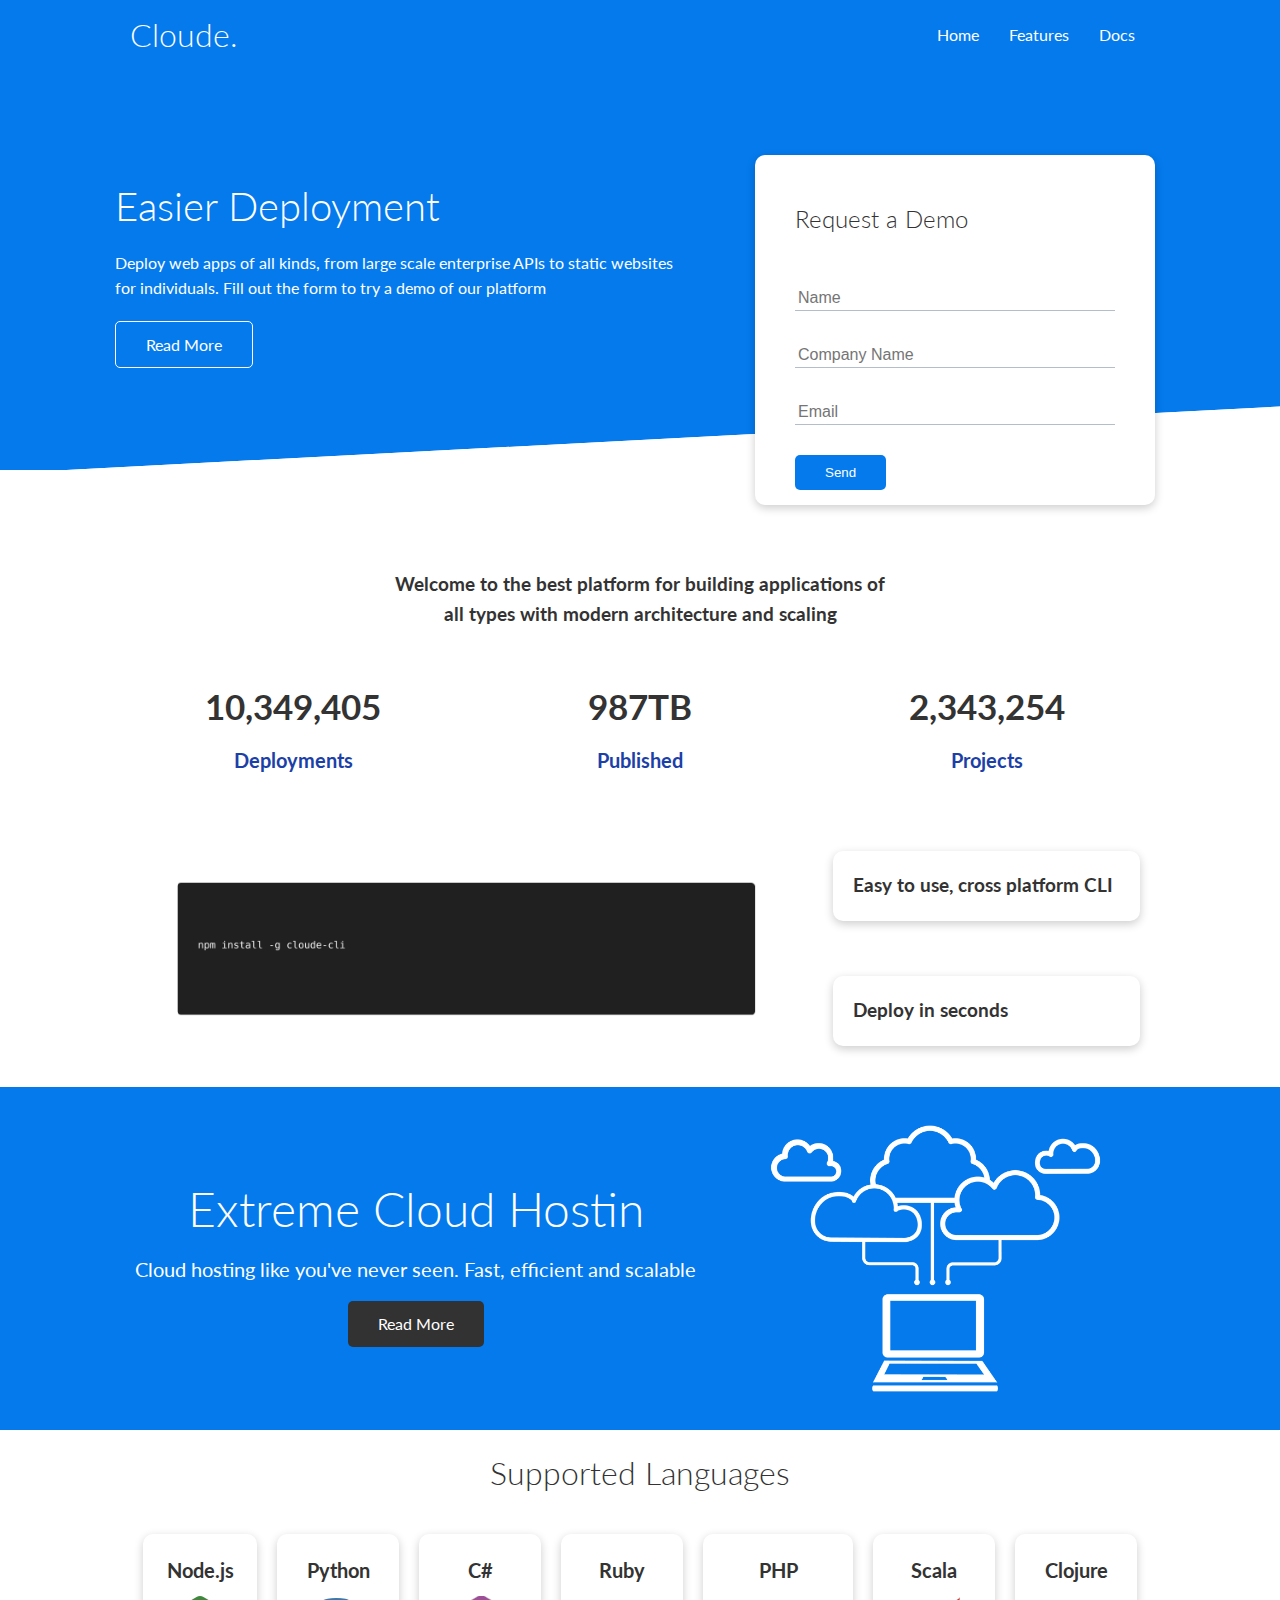
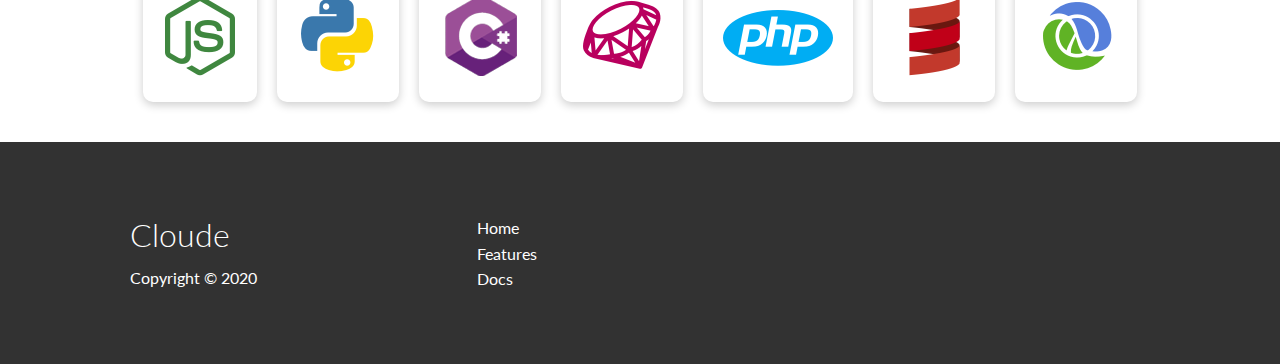
<file: index.html>
<!DOCTYPE html>
<html lang="en">
<head>
    <meta charset="UTF-8">
    <meta name="viewport" content="width=device-width, initial-scale=1.0">
    <link rel="stylesheet" href="https://cdnjs.cloudflare.com/ajax/libs/font-awesome/5.15.1/css/all.min.css" integrity="sha512-+4zCK9k+qNFUR5X+cKL9EIR+ZOhtIloNl9GIKS57V1MyNsYpYcUrUeQc9vNfzsWfV28IaLL3i96P9sdNyeRssA==" crossorigin="anonymous" />
    <link rel="stylesheet" href="css/utilities.css"/>
    <link rel="stylesheet" href="css/style.css"/>
    <title>Cloude | Cloud Hosting Platform </title>
</head>
<body>
    <!-- Navbar -->
    <div class="navbar">
        <div class="container flex">
            <h1 class="logo">Cloude.</h1>
            <nav>
                <ul>
                    <li><a href="index.html">Home</a></li>
                    <li><a href="features.html">Features</a></li>
                    <li><a href="docs.html">Docs</a></li>
                </ul>
            </nav>
        </div>
    </div>

    <!-- Showcase -->
    <section class="showcase">
        <div class="container grid">
            <div class="showcase-text">
                <h1>Easier Deployment</h1>
                <p>Deploy web apps of all kinds, from large scale enterprise APIs to static websites for individuals. Fill out the form to try a demo of our platform</p>
                <a href="features.html" class="btn btn-outline">Read More</a>
            </div>
            <div class="showcase-form card">
                <h2>Request a Demo</h2>
                <form name ="contact" method="POST" netlify-honeypot="bot-field" data-netlify="true">
                    <input type="hidden" name="form-name" value="contact">
                    <p class="hidden">
                        <label>Don’t fill this out if you’re human: <input name="bot-field" /></label>
                    </p>
                    <div class="form-control">
                        <input type="text" name="name" placeholder="Name" required>
                    </div>
                    <div class="form-control">
                        <input type="text" name="company" placeholder="Company Name" required>
                    </div>
                    <div class="form-control">
                        <input type="email" name="email" placeholder="Email" required>
                    </div>
                    <input type="submit" value="Send" class="btn btn-primary">
                </form>
            </div>
        </div>
    </section>

    <!-- Stats -->
    <section class="stats">
        <div class="container">
            <h3 class="stats-heading text-center my-1">
                Welcome to the best platform for building applications of all types with modern architecture and scaling
            </h3>
            <div class="grid grid-3 text-center my-4">
                <div>
                    <i class="fas fa-server fa-3x"></i>
                    <h3>10,349,405</h3>
                    <p class="text-secondary">Deployments</p>                    
                </div>
                <div>
                    <i class="fas fa-upload fa-3x"></i>
                    <h3>987TB</h3>
                    <p class="text-secondary">Published</p>
                </div>
                <div>                    
                    <i class="fas fa-project-diagram fa-3x"></i>
                    <h3>2,343,254</h3>
                    <p class="text-secondary">Projects</p>
                </div>
            </div>
        </div>
    </section>

    <!-- Cli -->
    <section class="cli">
        <div class="container grid">
            <img src="images/cli.png" alt="">
            <div class="card">
                <h3>Easy to use, cross platform CLI</h3>
            </div>
            <div class="card">
                <h3>Deploy in seconds</h3>
            </div>
        </div>
    </section>
    
    <!-- Cloud -->
    <section class="cloud bg-primary my-2 py-2">
        <div class="container grid">
            <div class="text-center">
                <h2 class="lg">Extreme Cloud Hostin</h2>
                <p class="lead my-1">Cloud hosting like you've never seen. Fast, efficient and scalable</p>
                <a href="features.html" class="btn btn-dark">Read More</a>
            </div>
            <img src="images/cloud.png" alt="">
        </div>
    </section>

    <!-- Languages -->
    <section class="languages">
        <h2 class="md text-center my-2">
            Supported Languages
        </h2>
        <div class="container flex">
            <div class="card">
                <h4>Node.js</h4>
                <img src="images/logos/node.png" alt="">
            </div>
            <div class="card">
                <h4>Python</h4>
                <img src="images/logos/python.png" alt="">
            </div>
            <div class="card">
                <h4>C#</h4>
                <img src="images/logos/csharp.png" alt="">
            </div>
            <div class="card">
                <h4>Ruby</h4>
                <img src="images/logos/ruby.png" alt="">
            </div>
            <div class="card">
                <h4>PHP</h4>
                <img src="images/logos/php.png" alt="">
            </div>
            <div class="card">
                <h4>Scala</h4>
                <img src="images/logos/scala.png" alt="">
            </div>
            <div class="card">
                <h4>Clojure</h4>
                <img src="images/logos/clojure.png" alt="">
            </div>
        </div>
    </section>

    <!-- Footer -->
    <footer class="footer bg-dark py-5">
        <div class="container grid grid-3">
            <div>
                <h1>Cloude</h1>
                <p>Copyright &copy; 2020</p>
            </div>
            <nav>
                <ul>
                    <li><a href="index.html">Home</a></li>
                    <li><a href="features.html">Features</a></li>
                    <li><a href="docs.html">Docs</a></li>
                </ul>
            </nav>
            <div class="social">
                <a href="#"><i class="fab fa-github fa-2x"></i></a>
                <a href="#"><i class="fab fa-facebook fa-2x"></i></a>
                <a href="#"><i class="fab fa-instagram fa-2x"></i></a>
                <a href="#"><i class="fab fa-twitter fa-2x"></i></a>
            </div>
        </div>
    </footer>

</body>
</html>
</file>
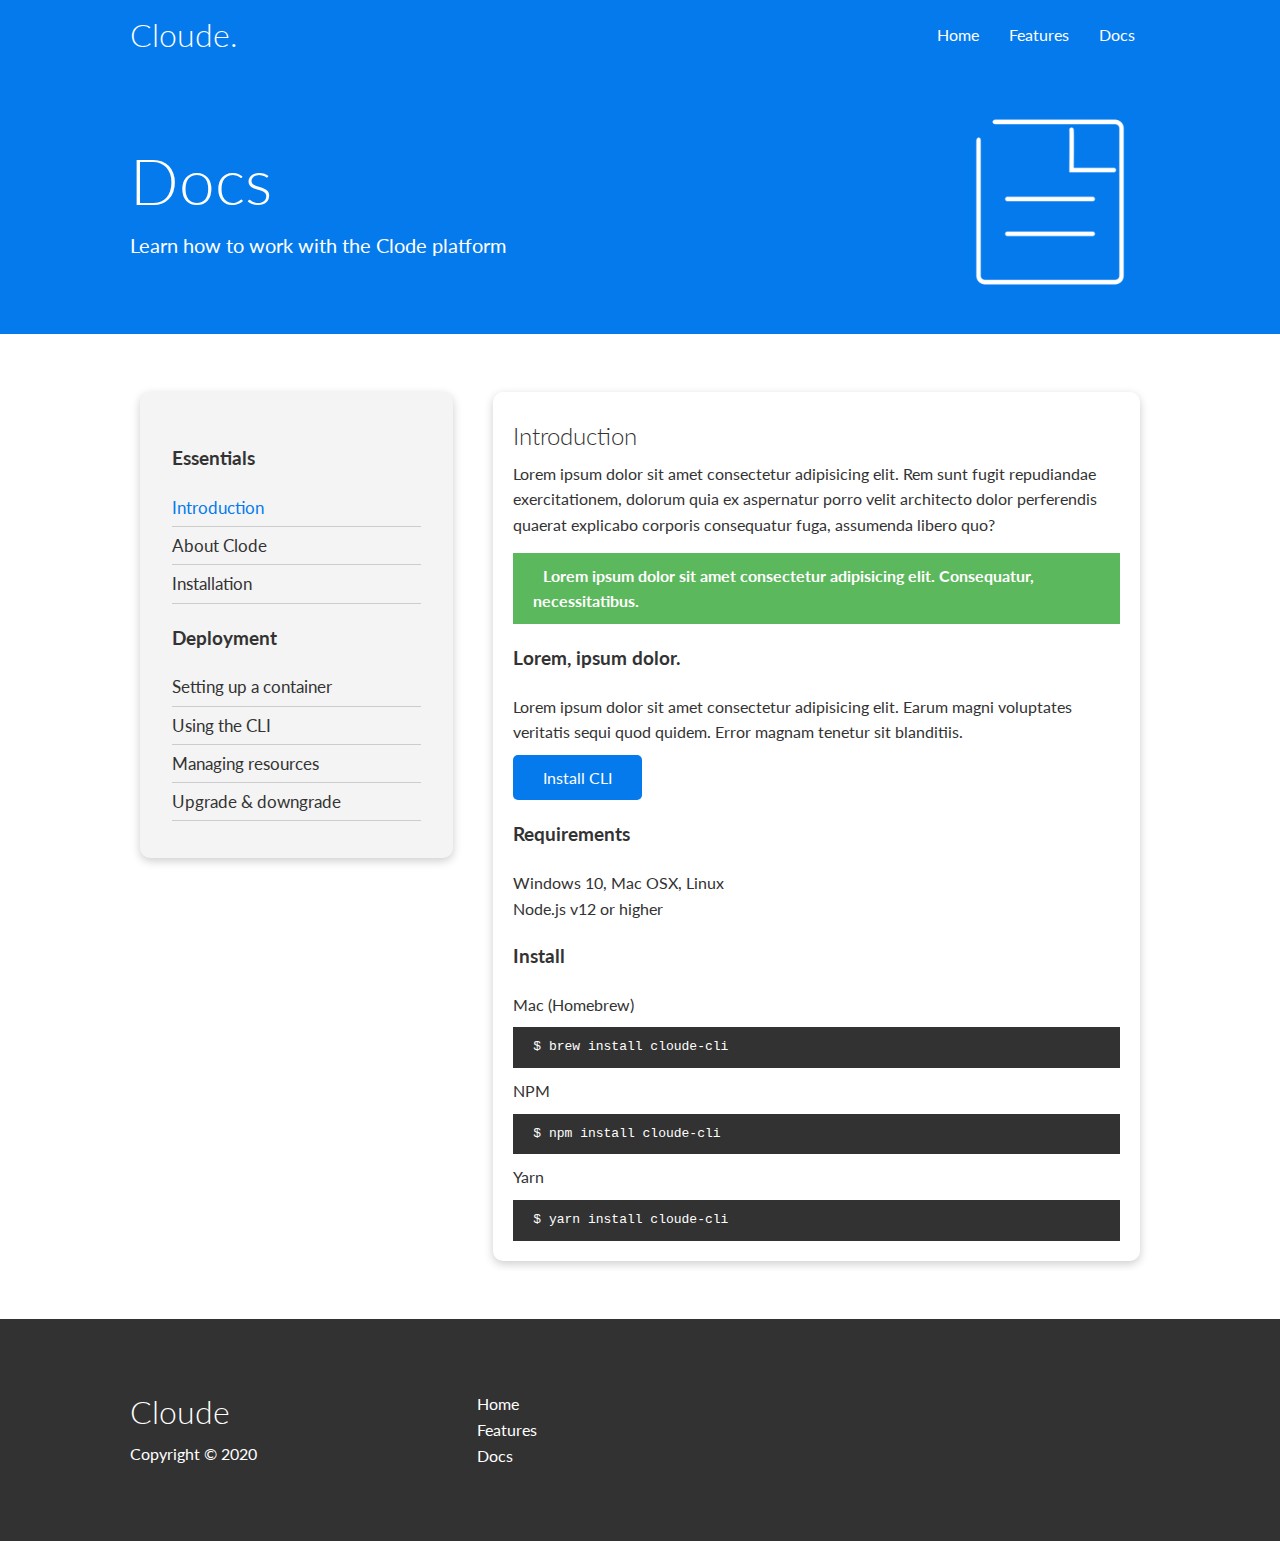
<file: docs.html>
<!DOCTYPE html>
<html lang="en">
<head>
    <meta charset="UTF-8">
    <meta name="viewport" content="width=device-width, initial-scale=1.0">
    <link rel="stylesheet" href="https://cdnjs.cloudflare.com/ajax/libs/font-awesome/5.15.1/css/all.min.css" integrity="sha512-+4zCK9k+qNFUR5X+cKL9EIR+ZOhtIloNl9GIKS57V1MyNsYpYcUrUeQc9vNfzsWfV28IaLL3i96P9sdNyeRssA==" crossorigin="anonymous" />
    <link rel="stylesheet" href="css/utilities.css"/>
    <link rel="stylesheet" href="css/style.css"/>
    <title>Cloude | Cloud Hosting Platform </title>
</head>
<body>
    <!-- Navbar -->
    <div class="navbar">
        <div class="container flex">
            <h1 class="logo">Cloude.</h1>
            <nav>
                <ul>
                    <li><a href="index.html">Home</a></li>
                    <li><a href="features.html">Features</a></li>
                    <li><a href="docs.html">Docs</a></li>
                </ul>
            </nav>
        </div>
    </div>

    <!-- Head -->
    <section class="docs-head bg-primary py-3">
        <div class="container grid">
            <div>
                <h1 class="xl">Docs</h1>
                <p class="lead">Learn how to work with the Clode platform</p>
            </div>
            <img src="images/docs.png" alt="">
        </div>
    </section>

    <!-- Docs main-->
    <section class="docs-main my-4">
        <div class="container grid">
            <div class="card bg-light p-3">
                <h3 class="my-2">Essentials</h3>
                <nav>
                    <ul>
                        <li><a class="text-primary" href="#">Introduction</a></li>
                        <li><a href="#">About Clode</a></li>
                        <li><a href="#">Installation</a></li>
                    </ul>
                </nav>
                <h3 class="my-2">Deployment</h3>
                <nav>
                    <ul>
                        <li><a href="#">Setting up a container</a></li>
                        <li><a href="#">Using the CLI</a></li>
                        <li><a href="#">Managing resources</a></li>
                        <li><a href="#">Upgrade & downgrade</a></li>
                    </ul>
                </nav>
            </div>
            <div class="card">
                <h2>Introduction</h2>
                <p>Lorem ipsum dolor sit amet consectetur adipisicing elit. Rem sunt fugit repudiandae exercitationem, dolorum quia ex aspernatur porro velit architecto dolor perferendis quaerat explicabo corporis consequatur fuga, assumenda libero quo?</p>
                <div class="alert alert-success">
                    <i class="fas fa-info"></i> Lorem ipsum dolor sit amet consectetur adipisicing elit. Consequatur, necessitatibus.
                </div>

                <h3>Lorem, ipsum dolor.</h3>
                <p>Lorem ipsum dolor sit amet consectetur adipisicing elit. Earum magni voluptates veritatis sequi quod quidem. Error magnam tenetur sit blanditiis.</p>
                <a href="#" class="btn btn-primary">Install CLI</a>

                <h3>Requirements</h3>
                <ul>
                    <li>Windows 10, Mac OSX, Linux</li>
                    <li>Node.js v12 or higher</li>
                </ul>

                <h3>Install</h3>
                <p>Mac (Homebrew)</p>
                <pre><code>$ brew install cloude-cli</code></pre>
                <p>NPM</p>
                <pre><code>$ npm install cloude-cli</code></pre>
                <p>Yarn</p>
                <pre><code>$ yarn install cloude-cli</code></pre>

            </div>
        </div>
    </section>

    <!-- Footer -->
    <footer class="footer bg-dark py-5">
        <div class="container grid grid-3">
            <div>
                <h1>Cloude</h1>
                <p>Copyright &copy; 2020</p>
            </div>
            <nav>
                <ul>
                    <li><a href="index.html">Home</a></li>
                    <li><a href="features.html">Features</a></li>
                    <li><a href="docs.html">Docs</a></li>
                </ul>
            </nav>
            <div class="social">
                <a href="#"><i class="fab fa-github fa-2x"></i></a>
                <a href="#"><i class="fab fa-facebook fa-2x"></i></a>
                <a href="#"><i class="fab fa-instagram fa-2x"></i></a>
                <a href="#"><i class="fab fa-twitter fa-2x"></i></a>
            </div>
        </div>
    </footer>

</body>
</html>
</file>
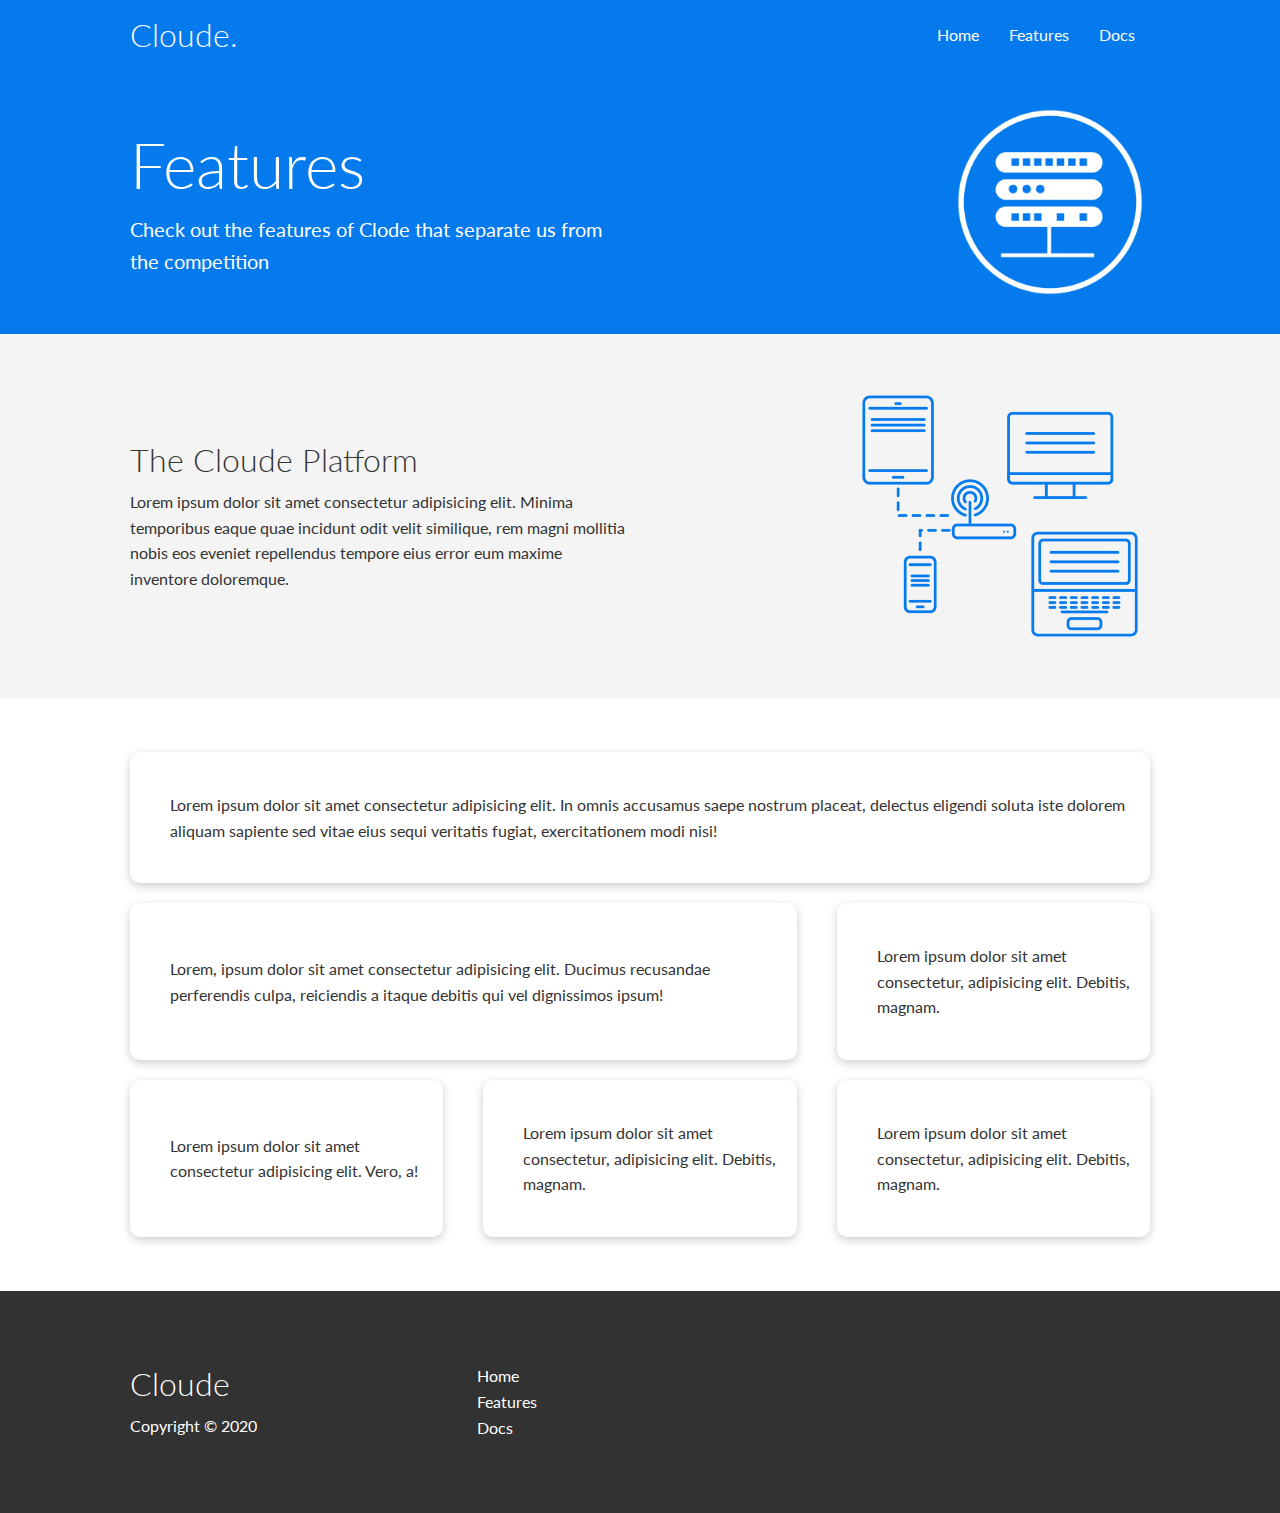
<file: features.html>
<!DOCTYPE html>
<html lang="en">
<head>
    <meta charset="UTF-8">
    <meta name="viewport" content="width=device-width, initial-scale=1.0">
    <link rel="stylesheet" href="https://cdnjs.cloudflare.com/ajax/libs/font-awesome/5.15.1/css/all.min.css" integrity="sha512-+4zCK9k+qNFUR5X+cKL9EIR+ZOhtIloNl9GIKS57V1MyNsYpYcUrUeQc9vNfzsWfV28IaLL3i96P9sdNyeRssA==" crossorigin="anonymous" />
    <link rel="stylesheet" href="css/utilities.css"/>
    <link rel="stylesheet" href="css/style.css"/>
    <title>Cloude | Cloud Hosting Platform </title>
</head>
<body>
    <!-- Navbar -->
    <div class="navbar">
        <div class="container flex">
            <h1 class="logo">Cloude.</h1>
            <nav>
                <ul>
                    <li><a href="index.html">Home</a></li>
                    <li><a href="features.html">Features</a></li>
                    <li><a href="docs.html">Docs</a></li>
                </ul>
            </nav>
        </div>
    </div>

    <!-- Head -->
    <section class="features-head bg-primary py-3">
        <div class="container grid">
            <div>
                <h1 class="xl">Features</h1>
                <p class="lead">Check out the features of Clode that separate us from the competition</p>
            </div>
            <img src="images/server.png" alt="">
        </div>
    </section>

    <!-- Sub head -->
    <section class="features-sub-head bg-light py-3">
        <div class="container grid">
            <div>
                <h1 class="md">The Cloude Platform</h1>
                <p>Lorem ipsum dolor sit amet consectetur adipisicing elit. Minima temporibus eaque quae incidunt odit velit similique, rem magni mollitia nobis eos eveniet repellendus tempore eius error eum maxime inventore doloremque.</p>
            </div>
            <img src="images/server2.png" alt="">
        </div>
    </section>

    <section class="features-main my-2">
        <div class="container grid grid-3">
            <div class="card flex">
                <i class="fas fa-server fa-3x"></i>
                <p>Lorem ipsum dolor sit amet consectetur adipisicing elit. In omnis accusamus saepe nostrum placeat, delectus eligendi soluta iste dolorem aliquam sapiente sed vitae eius sequi veritatis fugiat, exercitationem modi nisi!</p>
            </div>
            <div class="card flex">
                <i class="fas fa-network-wired fa-3x"></i>
                <p>
                    Lorem, ipsum dolor sit amet consectetur adipisicing elit. Ducimus
                    recusandae perferendis culpa, reiciendis a itaque debitis qui vel
                    dignissimos ipsum!
                </p>
            </div>
            <div class="card flex">
                <i class="fas fa-laptop-code fa-3x"></i>
                <p>
                    Lorem ipsum dolor sit amet consectetur, adipisicing elit. Debitis,
                    magnam.
                </p>
            </div>
            <div class="card flex">
                <i class="fas fa-database fa-3x"></i>
                <p>
                    Lorem ipsum dolor sit amet consectetur adipisicing elit. Vero, a!
                </p>
            </div>
            <div class="card flex">
                <i class="fas fa-power-off fa-3x"></i>
                <p>
                    Lorem ipsum dolor sit amet consectetur, adipisicing elit. Debitis,
                    magnam.
                </p>
            </div>
            <div class="card flex">
                <i class="fas fa-upload fa-3x"></i>
                <p>
                    Lorem ipsum dolor sit amet consectetur, adipisicing elit. Debitis,
                    magnam.
                </p>
            </div>
        </div>
    </section>

    <!-- Footer -->
    <footer class="footer bg-dark py-5">
        <div class="container grid grid-3">
            <div>
                <h1>Cloude</h1>
                <p>Copyright &copy; 2020</p>
            </div>
            <nav>
                <ul>
                    <li><a href="index.html">Home</a></li>
                    <li><a href="features.html">Features</a></li>
                    <li><a href="docs.html">Docs</a></li>
                </ul>
            </nav>
            <div class="social">
                <a href="#"><i class="fab fa-github fa-2x"></i></a>
                <a href="#"><i class="fab fa-facebook fa-2x"></i></a>
                <a href="#"><i class="fab fa-instagram fa-2x"></i></a>
                <a href="#"><i class="fab fa-twitter fa-2x"></i></a>
            </div>
        </div>
    </footer>

</body>
</html>
</file>
<file: css/utilities.css>
.container {
    max-width: 1100px;
    margin: 0 auto;
    overflow: auto;
    padding: 0 40px;
}

.card {
    background-color: #fff;
    color: #333;
    border-radius: 10px;
    box-shadow: 0 3px 10px rgba(0,0,0,0.2);
    padding: 20px;
    margin: 10px;
}

.btn {
    display: inline-block;
    padding: 10px 30px;
    cursor: pointer;
    background: var(--primary-color);
    color: #fff;
    border: none;
    border-radius: 5px;;
}

.btn-outline {
    background-color: transparent;
    border: 1px #fff solid;
}

.btn:hover {
    transform: scale(0.98);
}

/* Background & colored buttons*/
.bg-primary, .btn-primary{
    background-color: var(--primary-color);
    color: #fff;
}
.bg-secondary, .btn-secondary{
    background-color: var(--secondary-color);
    color: #fff;
}
.bg-dark, .btn-dark{
    background-color: var(--dark-color);
    color: #fff;
}
.bg-light, .btn-light{
    background-color: var(--light-color);
    color: #333;
}

.bg-primary a, .btn-primary a,
.bg-secondary a, .btn-secondary a,
.bg-dark a, .btn-dark a {
    color: #fff;
}

/* Text colors */
.text-primary{
    color: var(--primary-color);    
}
.text-secondary{
    color: var(--secondary-color);    
}
.text-dark{
    color: var(--dark-color);    
}
.text-light{
    color: var(--light-color);
}


/* Text sizes*/
.lead {
    font-size:20px;
}

.sm {
    font-size: 1rem;
}

.md {
    font-size: 2rem;
}

.lg {
    font-size: 3rem;
}

.xl {
    font-size: 4rem;
}

.text-center {
    text-align: center;
}

/* Alert */
.alert {
    background-color: var(--light-color);
    padding: 10px 20px;
    font-weight: bold;
    margin: 15px 0;
}

.alert i {
    margin-right: 10px;
}

.alert-success {
    background-color: var(--success-color);
    color: #fff;
}

.alert-error {
    background-color: var(--error-color);
    color: #fff;
}

.flex {
    display: flex;
    justify-content: center;
    align-items: center;
    height: 100%;
}

.grid {
    display: grid;
    grid-template-columns: repeat(2, 1fr);
    gap: 20px;
    justify-content: center;
    align-items: center;
    height: 100%;
}

.grid-3 {
    grid-template-columns: repeat(3,1fr);
}

/* Margin */
.my-1 {
    margin: 1rem 0;
}

.my-2 {
    margin: 1.5rem 0;
}

.my-3 {
    margin: 2rem 0;
}

.my-4 {
    margin: 3rem 0;
}

.my-5 {
    margin: 4rem 0;
}
.m-1 {
    margin: 1rem;
}

.m-2 {
    margin: 1.5rem;
}

.m-3 {
    margin: 2rem;
}

.m-4 {
    margin: 3rem;
}

.m-5 {
    margin: 4rem;
}
/* Padding */
.py-1 {
    padding: 1rem 0;
}

.py-2 {
    padding: 1.5rem 0;
}
  
.py-3 {
    padding: 2rem 0;
}
  
.py-4 {
    padding: 3rem 0;
}
  
.py-5 {
    padding: 4rem 0;
}
  
.p-1 {
    padding: 1rem;
}
  
.p-2 {
    padding: 1.5rem;
}
  
.p-3 {
    padding: 2rem;
}
  
.p-4 {
    padding: 3rem;
}
  
.p-5 {
    padding: 4rem;
}
</file>
<file: css/style.css>
@import url('https://fonts.googleapis.com/css2?family=Lato:wght@300&display=swap');

:root {
    --primary-color: #047aed;
    --secondary-color: #1c3fa8;
    --dark-color: #323232;
    --light-color: #f4f4f4;
    --success-color: #5cb85c;
    --error-color: #d9534f;
}

* {
    box-sizing: border-box;
    padding: 0;
    margin: 0;
}

body{
    font-family: 'Lato', 'sans-serif';
    color: #333;
    line-height: 1.6;
    
}

ul{
    list-style: none;
}

a {
    text-decoration: none;
    color: #333;
}

h1, h2 {
    font-weight: 300;
    line-height: 1.2;
    margin: 10px 0;
}

p {
    margin: 10px 0;
}

img {
    width: 100%;
}

code, pre {
    background: var(--dark-color);
    color: #fff;
    padding: 10px;
}

.hidden {
    visibility: hidden;
    height: 0;
}

/* Navbar */

.navbar {
    background-color: var(--primary-color);
    color: #fff;
    height: 70px;
}

.navbar ul {
    display: flex;
}

.navbar a {
    color: #fff;
    padding: 10px;
    margin: 0 5px;
}

.navbar a:hover{
    border-bottom: 2px solid #fff;
}

.navbar .flex{
    justify-content: space-between;
}

/* Showcase */
.showcase {
    height: 400px;
    background-color: var(--primary-color);
    color: #fff;
    position: relative;
}

.showcase h1 {
    font-size: 40px;

}

.showcase p {
    margin: 20px 0;
}

.showcase .grid {
    overflow: visible;
    grid-template-columns: 55% 45%;
    gap: 30px;
}

.showcase-text {
    animation: slideInFromLeft 1s ease-in;
}

.showcase-form {
    position: relative;
    top: 60px;
    height: 350px;
    width: 400px;
    padding: 40px;
    z-index: 100;
    justify-self: self-end;
    animation: slideInFromRight 1s ease-in;
}

.showcase-form .form-control {
    margin: 30px 0;
}

.showcase-form input[type='text'],
.showcase-form input[type='email'] {
    border: 0;
    border-bottom: 1px solid #b4becb;
    width: 100%;
    padding: 3px;
    font-size: 16px;
}

.showcase-form input:focus {
    outline:none;
}

.showcase:before,
.showcase:after{
    content: '';
    position: absolute;
    height: 100px;
    bottom: -70px;
    right: 0;
    left: 0;
    background: #fff;
    transform: skewY(-3deg);
    -webkit-transform: skewY(-3deg);
    -moz-transform: skewY(-3deg);
    -ms-transform: skewY(-3deg);
}

/* Stats */
.stats {
    padding-top: 100px;
    animation: slideInFromBottom 1s ease-in;
}

.stats-heading {
    max-width: 500px;
    margin: auto;
}

.stats .grid h3 {
    font-size: 35px;

}

.stats .grid p {
    font-size: 20px;
    font-weight: bold;
}

/*Cli */
.cli .grid{
    grid-template-columns: repeat(3,1fr);
    grid-template-rows: repeat(2,1fr);
}

.cli .grid > *:first-child{
    grid-column: 1 / span 2;
    grid-row: 1 / span 2;
}

/* Clouds */
.cloud .grid {
    grid-template-columns: 4fr 3fr;
}

/* Languages */
.languages .flex{
    flex-wrap: wrap;
}

.languages .card {
    text-align: center;
    margin: 18px 10px 40px;
    transition: transform 0.2s ease-in;
}

.languages .card h4{
    font-size: 20px;
    margin-bottom: 10px;
}

.languages .card:hover {
    transform: translateY(-15px;)
}

/* Features */
.features-head img, .docs-head img {
    width: 200px;
    justify-self: flex-end;
}

.features-sub-head img {
    width: 300px;
    justify-self: flex-end;
}

.features-main .grid {
    padding: 30px;
}

.features-main .grid > *:first-child {
    grid-column: 1 /span 3;
}

.features-main .grid > *:nth-child(2) {
    grid-column: 1 /span 2;
}

.features-main .card > i{
    margin-right: 20px;
}

/* Docs */
.docs-main h3 {
    margin: 20px 0;
}

.docs-main .grid {
    grid-template-columns: 1fr 2fr;
    align-items: flex-start;
}

.docs-main nav li {
    font-size: 17px;
    padding-bottom: 5px;
    margin-bottom: 5px;
    border-bottom: 1px #ccc solid;
}

.docs-main a:hover {
    font-weight: bold;
}

/* Footer */

.footer .social a{
    margin: 0 10px;
}

/* Animations */
@keyframes slideInFromLeft {
    0% {
        transform: translateX(-100%);
    }

    100% {
        transform: translateX(0);
    }
}

@keyframes slideInFromRight {
    0% {
        transform: translateX(100%);
    }

    100% {
        transform: translateX(0);
    }
}

@keyframes slideInFromTop {
    0% {
        transform: translateY(-100%);
    }

    100% {
        transform: translateX(0);
    }
}
@keyframes slideInFromBottom {
    0% {
        transform: translateY(100%);
    }

    100% {
        transform: translateX(0);
    }
}

/* Tablets and under */
@media(max-width: 768px) {
    .grid,
    .showcase .grid,
    .stats .grid,
    .cli .grid,
    .cloud .grid, 
    .features-main .grid,
    .docs-main .grid {
        grid-template-columns: 1fr;
        grid-template-rows: 1fr;
    }

    .showcase {
        height: auto;
    }

    .showcase-text {
        text-align: center;
        margin-top: 40px;
        animation: slideInFromTop 1s ease-in;
    }

    .showcase-form {
        justify-self: center;
        margin: auto;
        animation: slideInFromBottom 1s ease-in;
    }

    .cli .grid > *:first-child{
        grid-column: 1;
        grid-row: 1;
    }

    .features-head,
    .features-sub-head,
    .docs-head {
        text-align: center;
    }

    .features-head img,
    .features-sub-head img,
    .docs-head img {
        justify-self: center;
    }

    .features-main .grid > *:first-child,
    .features-main .grid > *:nth-child(2) {
        grid-column: 1;
    }

}

/* Mobile */
@media(max-width: 500px) {
    .navbar{
        height: 110px;
    }

    .navbar .flex {
        flex-direction: column;
    }

    .navbar ul {
        padding: 10px;
        background-color: rgba(0,0,0,0.1);
    }
}
</file>
